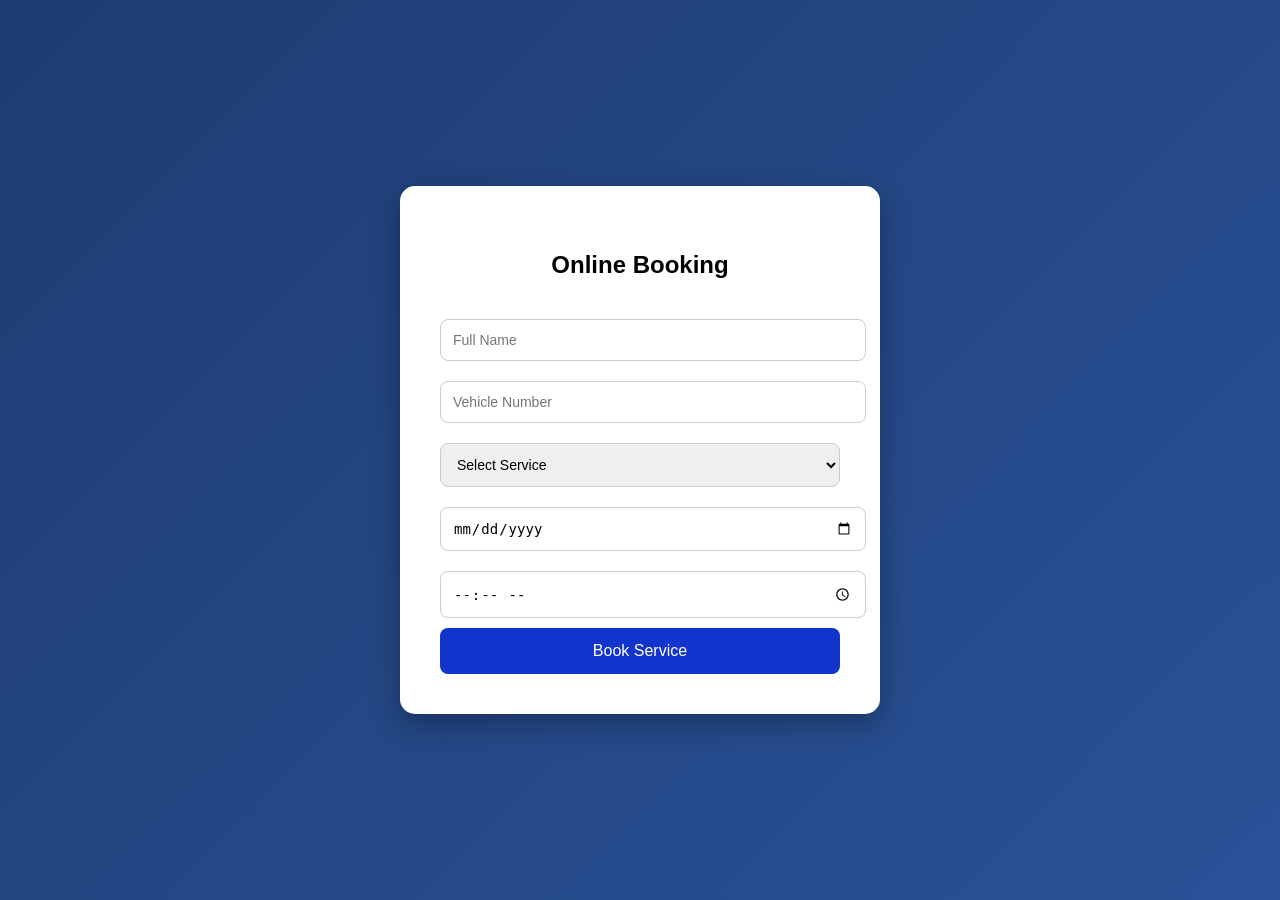
<file: booking.html>
<!DOCTYPE html>
<html lang="en">

<head>
<meta charset="UTF-8">
<title>Online Booking - AutoLinkLanka</title>
<link rel="stylesheet" href="style.css">

<style>



body{
margin:0;
font-family:Arial;
background: linear-gradient(135deg,#1e3c72,#2a5298);
}



.booking-section{
display:flex;
justify-content:center;
align-items:center;
height:100vh;
}



.booking-card{
background:white;
padding:40px;
border-radius:15px;
width:400px;
box-shadow:0 10px 30px rgba(0,0,0,0.3);
text-align:center;
}



.booking-card h2{
margin-bottom:25px;
}



.booking-card input,
.booking-card select{
width:100%;
padding:12px;
margin:10px 0;
border-radius:8px;
border:1px solid #ccc;
font-size:14px;
}


.book-btn{
width:100%;
padding:14px;
border:none;
border-radius:8px;
background:#1335cd;
color:white;
font-size:16px;
cursor:pointer;
transition:0.3s;
}

.book-btn:hover{
background:#0e289e;
transform:scale(1.03);
}

</style>

</head>

<body>

<section class="booking-section">

<div class="booking-card">

<h2>Online Booking</h2>

<form>

<input type="text" placeholder="Full Name" required>

<input type="text" placeholder="Vehicle Number" required>

<select>
<option>Select Service</option>
<option>Body Wash</option>
<option>Cut & Polish</option>
<option>Oil Change</option>
</select>

<input type="date">

<input type="time">

<button class="book-btn">Book Service</button>

</form>

</div>

</section>

</body>

</html>
</file>
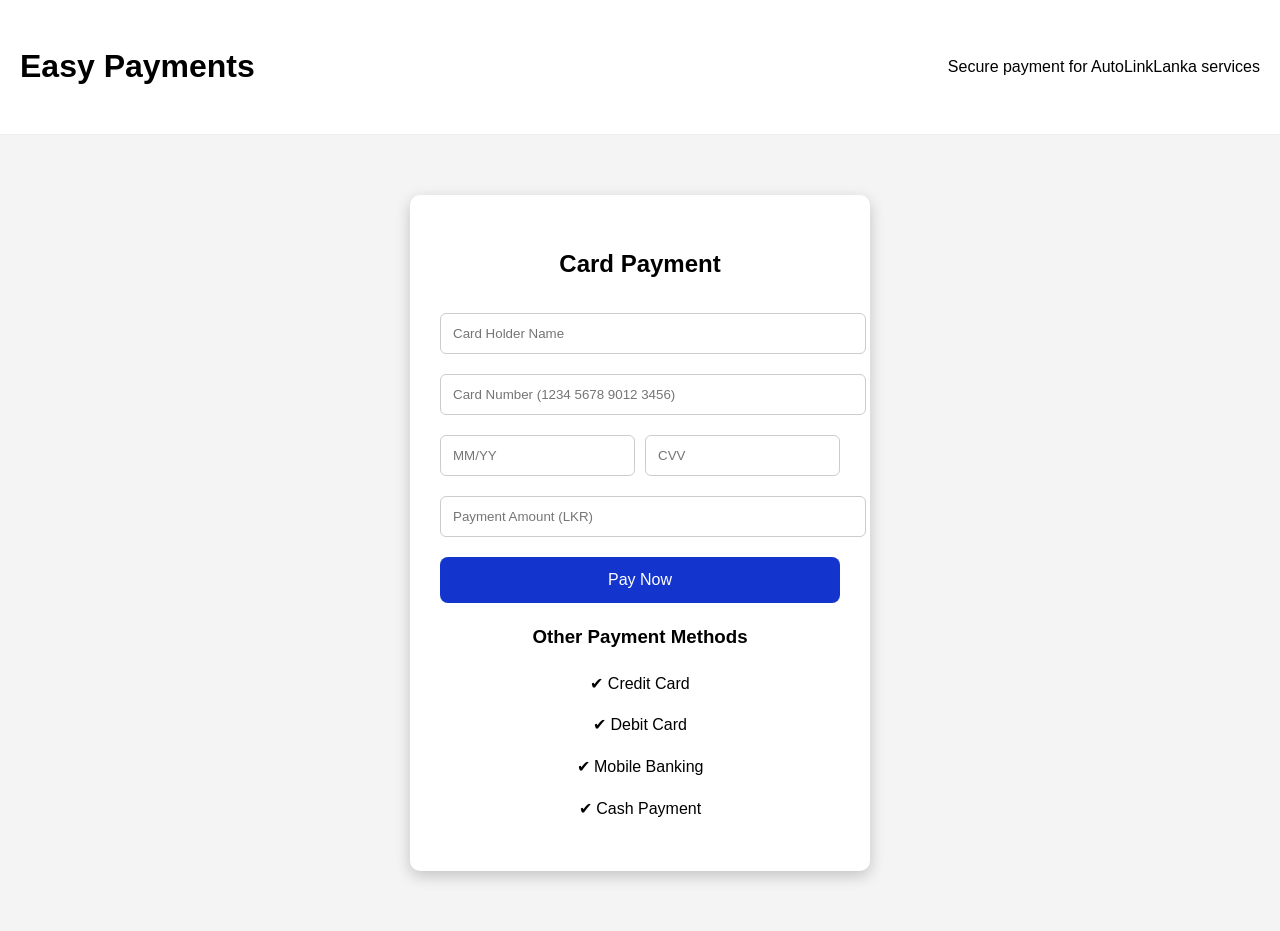
<file: payments.html>
<!DOCTYPE html>
<html lang="en">

<head>
<meta charset="UTF-8">
<title>Easy Payments - AutoLinkLanka</title>
<link rel="stylesheet" href="style.css">

<style>

.payment-section{
padding:60px;
text-align:center;
background:#f4f4f4;
}

.payment-box{
background:white;
width:400px;
margin:auto;
padding:30px;
border-radius:10px;
box-shadow:0 5px 15px rgba(0,0,0,0.2);
}

.payment-box h2{
margin-bottom:20px;
}

.payment-box input{
width:100%;
padding:12px;
margin:10px 0;
border-radius:6px;
border:1px solid #ccc;
}

.row{
display:flex;
gap:10px;
}

.pay-btn{
width:100%;
padding:14px;
background:#1335cd;
color:white;
border:none;
border-radius:8px;
font-size:16px;
cursor:pointer;
margin-top:10px;
}

.pay-btn:hover{
background:#0e289e;
}

.method{
margin-bottom:20px;
}

</style>

</head>

<body>

<header style="text-align:center; padding:20px;">
<h1>Easy Payments</h1>
<p>Secure payment for AutoLinkLanka services</p>
</header>


<section class="payment-section">

<div class="payment-box">

<h2>Card Payment</h2>

<form>

<input type="text" placeholder="Card Holder Name" required>

<input type="text" placeholder="Card Number (1234 5678 9012 3456)" required>

<div class="row">

<input type="text" placeholder="MM/YY" required>

<input type="password" placeholder="CVV" required>

</div>

<input type="number" placeholder="Payment Amount (LKR)" required>

<button class="pay-btn">Pay Now</button>

</form>

<div class="method">

<h3>Other Payment Methods</h3>

<p>✔ Credit Card</p>
<p>✔ Debit Card</p>
<p>✔ Mobile Banking</p>
<p>✔ Cash Payment</p>

</div>

</div>

</section>

</body>

</html>
</file>
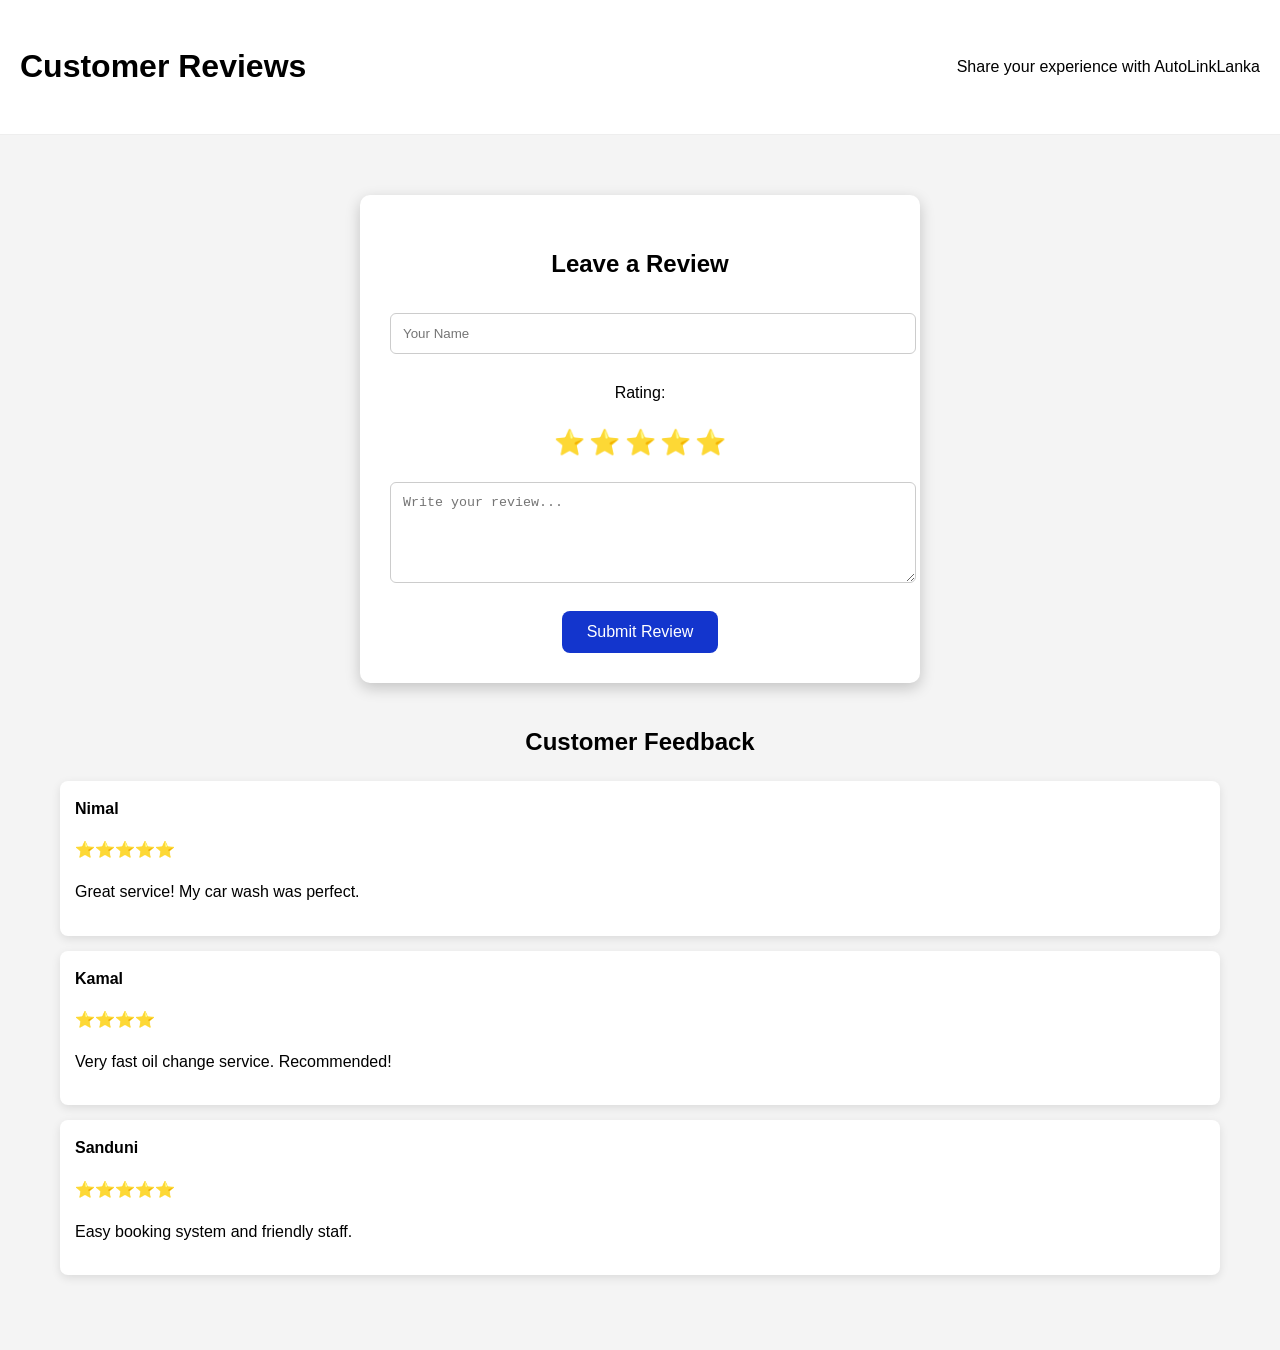
<file: reviews.html>
<!DOCTYPE html>
<html lang="en">

<head>
<meta charset="UTF-8">
<title>Customer Reviews - AutoLinkLanka</title>
<link rel="stylesheet" href="style.css">

<style>

.review-section{
padding:60px;
background:#f4f4f4;
text-align:center;
}

.review-container{
max-width:500px;
margin:auto;
background:white;
padding:30px;
border-radius:10px;
box-shadow:0 5px 15px rgba(0,0,0,0.2);
}

.review-container h2{
margin-bottom:20px;
}

.review-container input,
.review-container textarea{
width:100%;
padding:12px;
margin:10px 0;
border-radius:6px;
border:1px solid #ccc;
}

.rating{
margin:10px 0;
}

.rating span{
font-size:25px;
cursor:pointer;
color:gold;
}

.submit-btn{
background:#1335cd;
color:white;
border:none;
padding:12px 25px;
border-radius:8px;
cursor:pointer;
font-size:16px;
margin-top:10px;
}

.submit-btn:hover{
background:#0e289e;
}

.review-list{
margin-top:40px;
text-align:left;
}

.review-card{
background:white;
padding:15px;
border-radius:8px;
margin-bottom:15px;
box-shadow:0 3px 10px rgba(0,0,0,0.1);
}

</style>

</head>

<body>

<header style="text-align:center; padding:20px;">
<h1>Customer Reviews</h1>
<p>Share your experience with AutoLinkLanka</p>
</header>

<section class="review-section">

<div class="review-container">

<h2>Leave a Review</h2>

<form>

<input type="text" placeholder="Your Name" required>

<div class="rating">
<p>Rating:</p>
<span>⭐</span>
<span>⭐</span>
<span>⭐</span>
<span>⭐</span>
<span>⭐</span>
</div>

<textarea rows="5" placeholder="Write your review..." required></textarea>

<button class="submit-btn">Submit Review</button>

</form>

</div>


<div class="review-list">

<h2 style="text-align:center;">Customer Feedback</h2>

<div class="review-card">
<strong>Nimal</strong>
<p>⭐⭐⭐⭐⭐</p>
<p>Great service! My car wash was perfect.</p>
</div>

<div class="review-card">
<strong>Kamal</strong>
<p>⭐⭐⭐⭐</p>
<p>Very fast oil change service. Recommended!</p>
</div>

<div class="review-card">
<strong>Sanduni</strong>
<p>⭐⭐⭐⭐⭐</p>
<p>Easy booking system and friendly staff.</p>
</div>

</div>

</section>

</body>

</html>
</file>
<file: style.css>
html{
scroll-behavior:smooth;
}

body{
margin:0;
font-family:Arial, Helvetica, sans-serif;
line-height:1.6;
}



header{
padding:15px 80px;
display:flex;
justify-content:space-between;
align-items:center;
background:rgba(255,255,255,0.9);
backdrop-filter:blur(10px);
position:sticky;
top:0;
z-index:1000;
border-bottom:1px solid #eee;
}

.nav-logo-img{
height:45px;
}

nav a{
color:black;
margin-left:25px;
font-size:16px;
text-decoration:none;
font-weight:500;
}

nav a:hover{
color:#1335cd;
}



.hero{
height:550px;
background-image:linear-gradient(rgba(0,0,0,0.5),rgba(0,0,0,0.5)),url('images/Gemini_Generated_Image_a3lzpsa3lzpsa3lz.png');
background-size:cover;
background-position:center;
display:flex;
align-items:center;
justify-content:space-between;
padding:0 120px;
color:white;
}

.hero-text h1{
font-size:42px;
margin-bottom:10px;
}

.hero-text p{
font-size:18px;
}

.download-container{
display:flex;
flex-direction:column;
align-items:center;
}

.download-links{
display:flex;
flex-direction:column;
gap:15px;
margin-top:20px;
}

.download-btn{
background:black;
color:white;
text-decoration:none;
padding:12px 25px;
border-radius:8px;
width:200px;
text-align:center;
font-size:14px;
transition:0.3s;
}

.download-btn:hover{
background:#333;
transform:translateY(-3px);
}



.services{
text-align:center;
padding:80px 100px;
background:#f4f4f6;
}

.services h2{
font-size:30px;
margin-bottom:40px;
}

.service-container{
display:flex;
justify-content:center;
gap:40px;
}

.card{
background:white;
padding:20px;
border-radius:10px;
box-shadow:0 5px 15px rgba(0,0,0,0.1);
width:240px;
}

.card img{
width:100%;
height:140px;
border-radius:10px;
margin-bottom:10px;
}





.features{
padding:100px 20px;
text-align:center;


background: linear-gradient(270deg,#636465,#475875,#8f8d92,#eeeff1);
background-size:800% 800%;
animation: gradientMove 15s ease infinite;

color:white;
}



@keyframes gradientMove{
0%{background-position:0% 50%;}
50%{background-position:100% 50%;}
100%{background-position:0% 50%;}
}

.feature-box{
display:flex;
justify-content:center;
gap:40px;
margin-top:40px;
flex-wrap:wrap;
}



.feature-btn{
padding:18px 40px;
border-radius:40px;
text-decoration:none;
font-weight:bold;
font-size:16px;
color:white;

background: rgba(255,255,255,0.15);
backdrop-filter: blur(10px);

border:1px solid rgba(0, 0, 0, 0.3);

transition:0.4s;
}



.feature-btn:hover{
transform:translateY(-8px) scale(1.05);
box-shadow:0 10px 25px rgba(0,0,0,0.4);
background:rgba(0, 0, 0, 0.96);
}

.shops{
padding:80px 100px;
text-align:center;
background:#566089;
color:white;
}

.shops h2{
margin-bottom:25px;
}

.search{
padding:12px 20px;
border-radius:8px;
border:none;
margin-bottom:40px;
width:250px;
}

.shop-container{
display:flex;
justify-content:center;
gap:35px;
}

.shop-card{
background:white;
color:black;
padding:15px;
border-radius:10px;
width:230px;
box-shadow:0 4px 10px rgba(0,0,0,0.1);
}

.shop-card img{
width:100%;
height:130px;
border-radius:10px;
margin-bottom:10px;
}




footer{
text-align:center;
padding:50px 20px;
background:#ddd;
}

.footer-brand{
display:flex;
flex-direction:column;
align-items:center;
margin-bottom:15px;
}

.footer-logo{
height:50px;
margin-bottom:10px;
}

.footer-title{
margin:0;
}

.footer-info p{
margin:6px 0;
font-size:15px;
}

.copy{
margin-top:20px;
font-size:14px;
color:#444;
}
.whatsapp-link {
    text-decoration: none;
    color: inherit; 
    font-size: 14px;
    transition: 0.3s;
}

.whatsapp-link:hover {
    color: #25D366; /* Changes to WhatsApp green on hover */
}
</file>
